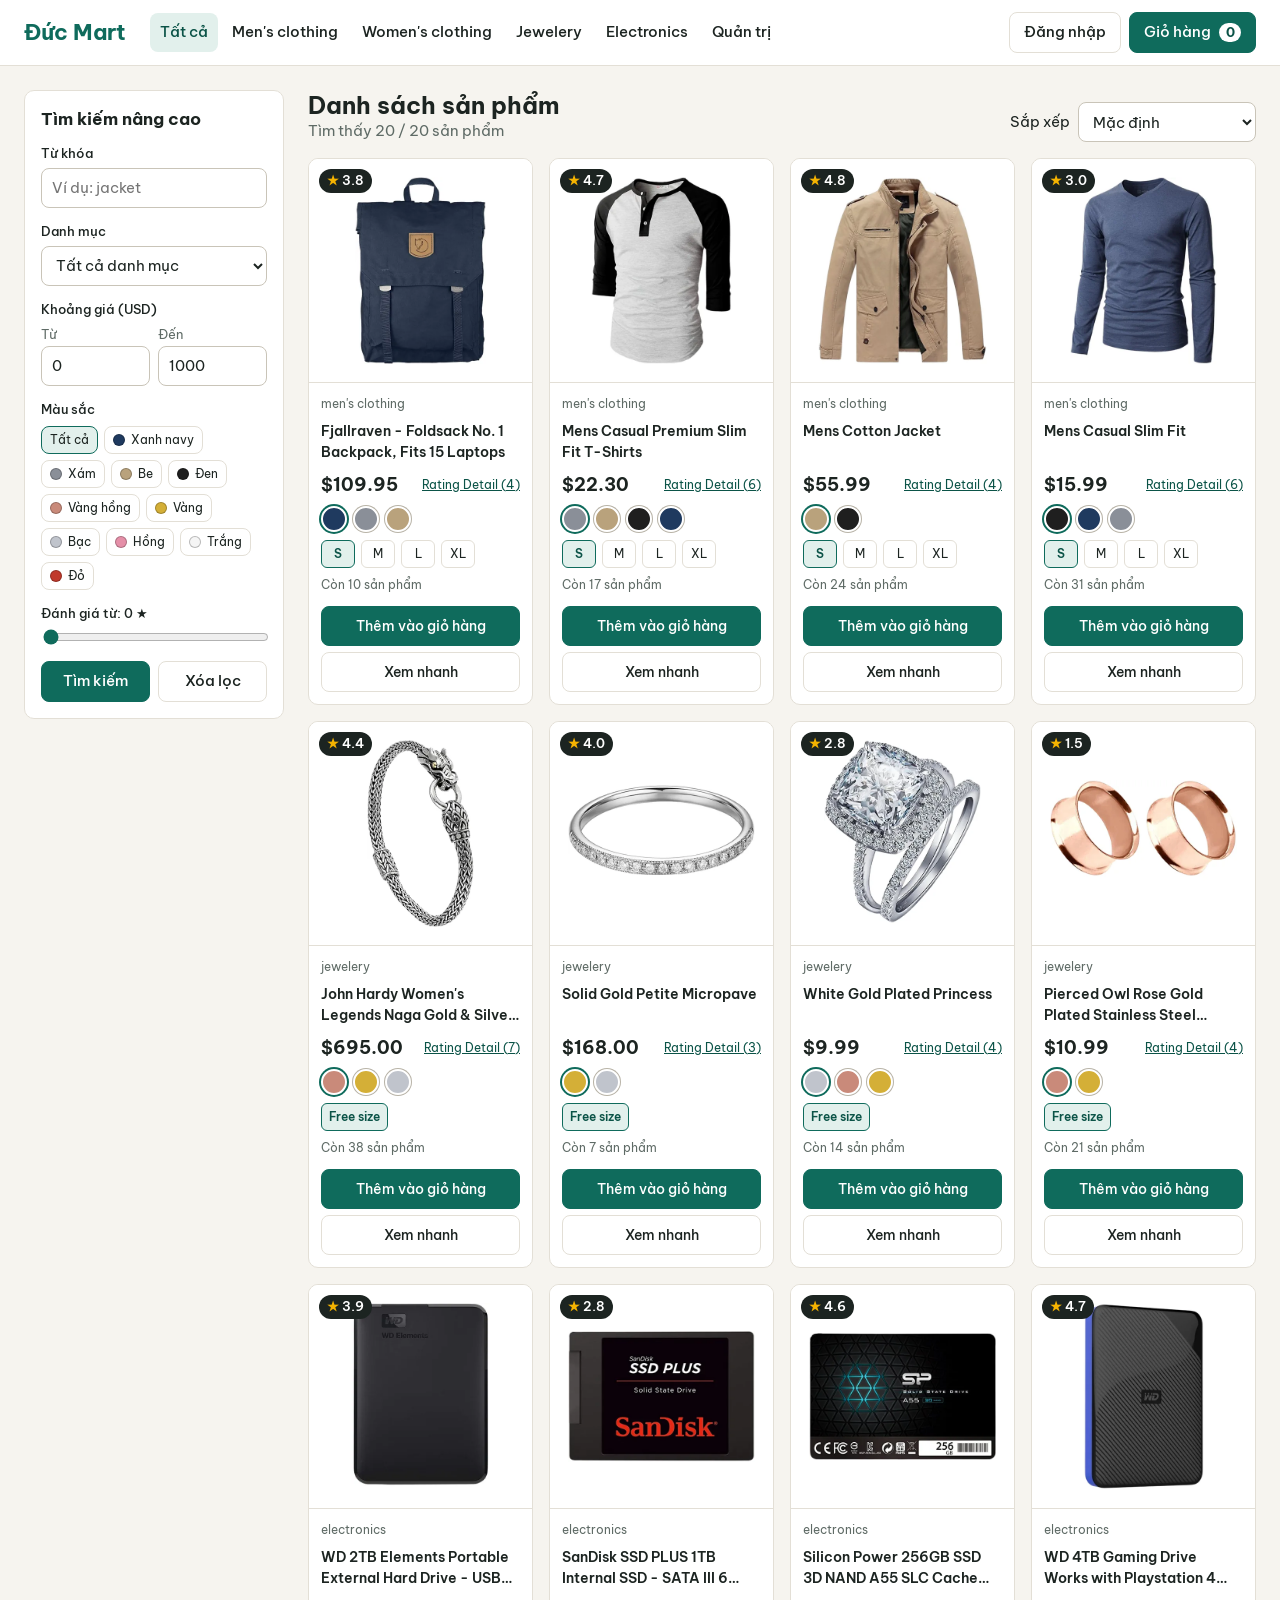
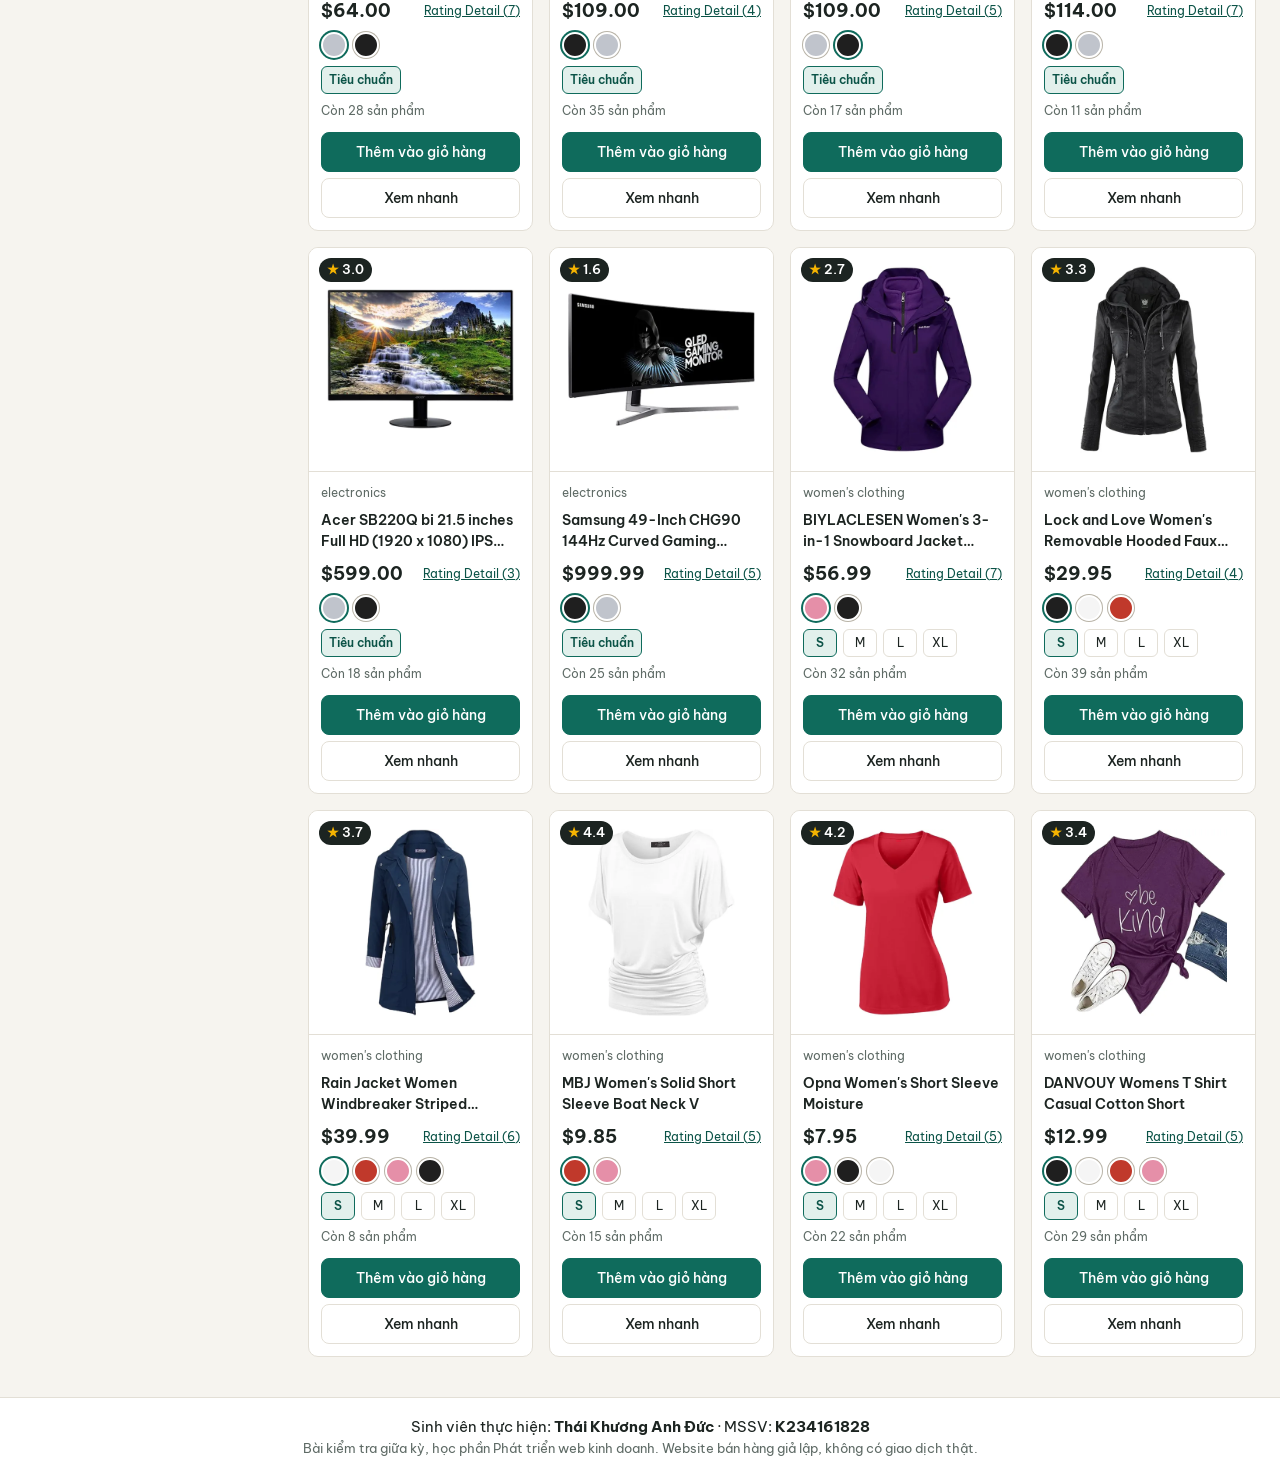
<file: index.html>
<!doctype html>
<html lang="vi">
<head>
  <meta charset="utf-8">
  <meta name="viewport" content="width=device-width, initial-scale=1">
  <title>Đức Mart | Cửa hàng trực tuyến</title>
  <meta name="description" content="Website bán hàng giả lập, bài kiểm tra giữa kỳ học phần Phát triển web kinh doanh.">
  <link rel="icon" href="images/favicon.svg" type="image/svg+xml">
  <link rel="stylesheet" href="css/fonts.css">
  <link rel="stylesheet" href="css/style.css">
</head>
<body>
  <header class="site-header">
    <div class="header-inner">
      <a class="brand" href="index.html">Đức Mart</a>

      <nav class="main-nav" id="mainNav" aria-label="Danh mục chính">
        <a href="#products" class="is-active" data-category="all">Tất cả</a>
        <a href="#products" data-category="men's clothing">Men's clothing</a>
        <a href="#products" data-category="women's clothing">Women's clothing</a>
        <a href="#products" data-category="jewelery">Jewelery</a>
        <a href="#products" data-category="electronics">Electronics</a>
        <a href="admin.html">Quản trị</a>
      </nav>

      <div class="header-tools">
        <div class="account" id="accountBox">
          <button type="button" class="btn btn-ghost" id="loginOpenBtn">Đăng nhập</button>
        </div>
        <div class="cart-wrap" id="cartWrap">
          <button type="button" class="btn btn-primary cart-toggle" id="cartToggle" aria-expanded="false" aria-controls="miniCart">
            Giỏ hàng <span class="cart-count" id="cartCount">0</span>
          </button>
          <!-- Câu 6: Mini-cart dùng position: absolute và z-index để hiển thị đè lên màn hình -->
          <div class="mini-cart" id="miniCart" hidden></div>
        </div>
      </div>
    </div>
  </header>

  <main class="shop-layout">
    <!-- Câu 2: form tìm kiếm nâng cao đặt trong thẻ aside -->
    <aside class="filter-panel" aria-labelledby="filterTitle">
      <button type="button" class="btn filter-toggle" id="filterToggle" aria-expanded="false" aria-controls="searchForm">Bộ lọc tìm kiếm</button>
      <form id="searchForm" class="search-form">
        <h2 id="filterTitle">Tìm kiếm nâng cao</h2>

        <div class="field">
          <label for="keyword">Từ khóa</label>
          <input type="search" id="keyword" name="keyword" placeholder="Ví dụ: jacket" minlength="2" maxlength="50"
            pattern="[A-Za-z0-9À-ỹ\s'&amp;.,\-]+" title="Từ 2 đến 50 ký tự, gồm chữ, số và dấu ' &amp; . , -" autocomplete="off">
        </div>

        <div class="field">
          <label for="category">Danh mục</label>
          <select id="category" name="category" required>
            <option value="all">Tất cả danh mục</option>
            <option value="men's clothing">Men's clothing</option>
            <option value="women's clothing">Women's clothing</option>
            <option value="jewelery">Jewelery</option>
            <option value="electronics">Electronics</option>
          </select>
        </div>

        <fieldset class="field">
          <legend>Khoảng giá (USD)</legend>
          <div class="price-range">
            <div>
              <label for="priceMin">Từ</label>
              <input type="number" id="priceMin" name="priceMin" value="0" min="0" max="1000" step="0.01" required>
            </div>
            <div>
              <label for="priceMax">Đến</label>
              <input type="number" id="priceMax" name="priceMax" value="1000" min="0" max="1000" step="0.01" required>
            </div>
          </div>
        </fieldset>

        <fieldset class="field">
          <legend>Màu sắc</legend>
          <div class="color-options" id="colorOptions">
            <label class="color-option"><input type="radio" name="color" value="all" required checked><span>Tất cả</span></label>
          </div>
        </fieldset>

        <div class="field">
          <label for="minRating">Đánh giá từ: <output id="minRatingOutput" for="minRating">0</output> ★</label>
          <input type="range" id="minRating" name="minRating" min="0" max="5" step="0.5" value="0" required>
        </div>

        <div class="form-actions">
          <button type="submit" class="btn btn-primary">Tìm kiếm</button>
          <button type="reset" class="btn">Xóa lọc</button>
        </div>
      </form>
    </aside>

    <section class="products-section" id="products" aria-labelledby="productsTitle">
      <div class="products-toolbar">
        <div>
          <h1 id="productsTitle">Danh sách sản phẩm</h1>
          <p class="result-count" id="resultCount" role="status">Đang tải sản phẩm...</p>
        </div>
        <div class="sort-box">
          <label for="sortSelect">Sắp xếp</label>
          <select id="sortSelect">
            <option value="default">Mặc định</option>
            <option value="price-asc">Giá tăng dần</option>
            <option value="price-desc">Giá giảm dần</option>
            <option value="rating-desc">Đánh giá cao nhất</option>
          </select>
        </div>
      </div>
      <!-- Câu 4: chỉ gắn một Event Listener duy nhất trên phần tử này -->
      <div class="product-grid" id="productGrid" aria-busy="true"></div>
    </section>
  </main>

  <footer class="site-footer">
    <p>Sinh viên thực hiện: <strong>Thái Khương Anh Đức</strong> · MSSV: <strong>K234161828</strong></p>
    <p class="footer-note">Bài kiểm tra giữa kỳ, học phần Phát triển web kinh doanh. Website bán hàng giả lập, không có giao dịch thật.</p>
  </footer>

  <dialog class="modal" id="quickViewDialog" aria-labelledby="quickViewTitle"></dialog>
  <dialog class="modal" id="ratingDialog" aria-labelledby="ratingTitle"></dialog>

  <dialog class="modal modal-sm" id="loginDialog" aria-labelledby="loginTitle">
    <form id="customerLoginForm" class="stack-form" novalidate>
      <div class="modal-head">
        <h2 id="loginTitle">Đăng nhập khách hàng</h2>
        <button type="button" class="icon-btn" data-close aria-label="Đóng">×</button>
      </div>
      <p class="hint">Đăng nhập để tự điền thông tin giao hàng. Tài khoản mẫu: <code>khach1</code> / <code>Khach@123</code></p>
      <div class="field">
        <label for="custUsername">Tên đăng nhập</label>
        <input type="text" id="custUsername" name="username" autocomplete="username">
      </div>
      <div class="field">
        <label for="custPassword">Mật khẩu</label>
        <input type="password" id="custPassword" name="password" autocomplete="current-password">
      </div>
      <p class="form-error" id="custLoginError" role="alert"></p>
      <button type="submit" class="btn btn-primary btn-block">Đăng nhập</button>
    </form>
  </dialog>

  <dialog class="modal" id="checkoutDialog" aria-labelledby="checkoutTitle">
    <div id="checkoutFormView">
      <div class="modal-head">
        <h2 id="checkoutTitle">Thanh toán đơn hàng</h2>
        <button type="button" class="icon-btn" data-close aria-label="Đóng">×</button>
      </div>
      <div class="checkout-layout">
        <!-- Câu 7: tắt validation mặc định để dùng Regex tự định nghĩa -->
        <form id="checkoutForm" class="stack-form" novalidate>
          <div class="field">
            <label for="shipName">Họ và tên người nhận</label>
            <input type="text" id="shipName" name="fullName" autocomplete="name" aria-describedby="shipNameMsg">
            <small class="field-msg" id="shipNameMsg"></small>
          </div>
          <div class="field">
            <label for="shipPhone">Số điện thoại</label>
            <input type="tel" id="shipPhone" name="phone" placeholder="0912345678" autocomplete="tel" aria-describedby="shipPhoneMsg">
            <small class="field-msg" id="shipPhoneMsg"></small>
          </div>
          <div class="field">
            <label for="shipEmail">Email</label>
            <input type="email" id="shipEmail" name="email" placeholder="ban@example.com" autocomplete="email" aria-describedby="shipEmailMsg">
            <small class="field-msg" id="shipEmailMsg"></small>
          </div>
          <div class="field">
            <label for="shipAddress">Địa chỉ giao hàng</label>
            <textarea id="shipAddress" name="address" rows="2" autocomplete="street-address" aria-describedby="shipAddressMsg"></textarea>
            <small class="field-msg" id="shipAddressMsg"></small>
          </div>
          <div class="field">
            <label for="payMethod">Phương thức thanh toán</label>
            <select id="payMethod" name="paymentMethod">
              <option value="COD">Thanh toán khi nhận hàng (COD)</option>
              <option value="BANK">Chuyển khoản ngân hàng</option>
              <option value="EWALLET">Ví điện tử</option>
            </select>
          </div>
          <button type="submit" class="btn btn-primary btn-block" id="payBtn">Xác nhận thanh toán</button>
          <p class="form-error" id="payError" role="alert"></p>
        </form>
        <section class="order-summary" aria-label="Tóm tắt đơn hàng" id="orderSummary"></section>
      </div>
    </div>
    <div id="checkoutSuccessView" class="checkout-success" hidden></div>
  </dialog>

  <div class="toast" id="toast" role="status" aria-live="polite" hidden></div>

  <script type="module" src="js/shop.js"></script>
</body>
</html>
</file>
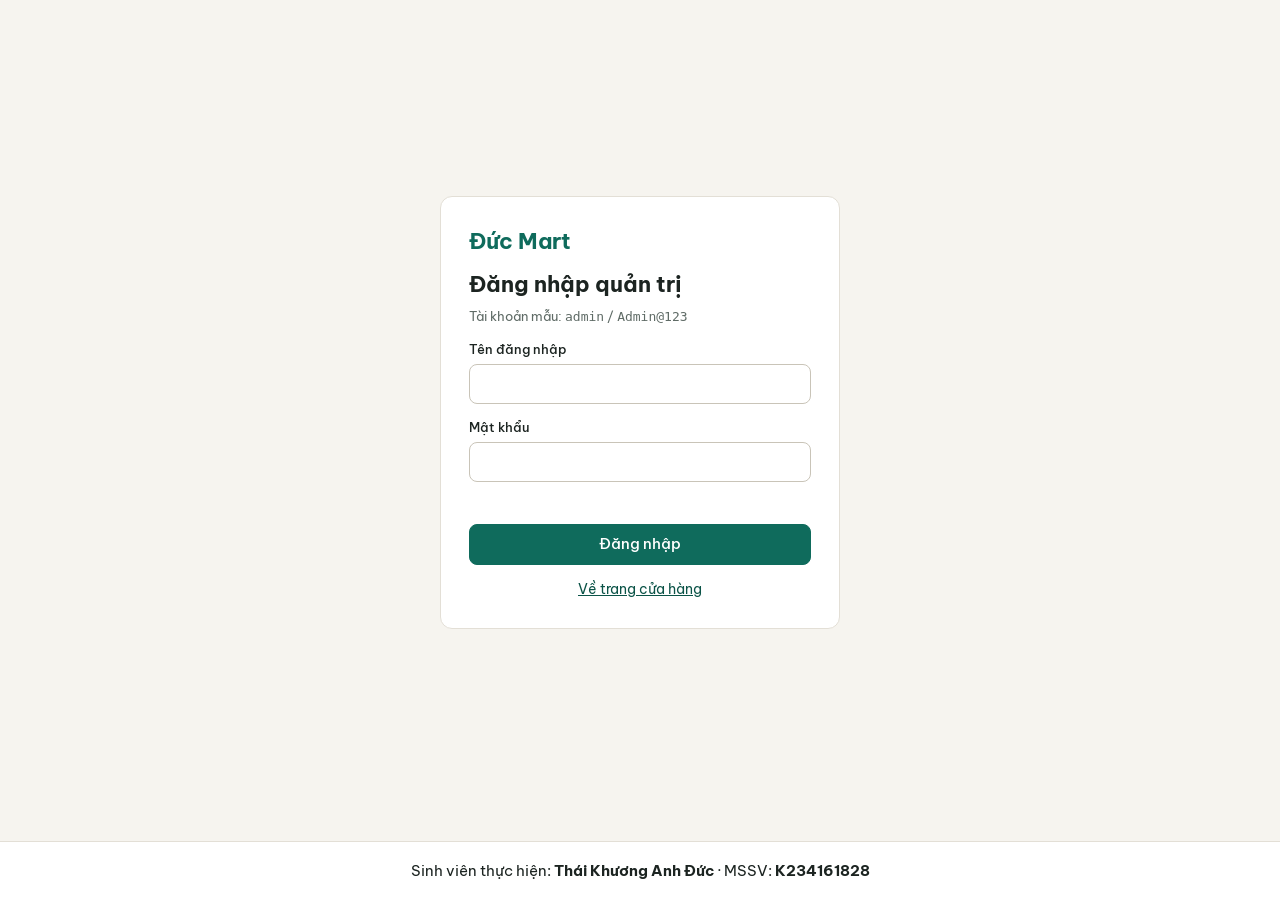
<file: admin.html>
<!doctype html>
<html lang="vi">
<head>
  <meta charset="utf-8">
  <meta name="viewport" content="width=device-width, initial-scale=1">
  <title>Quản trị | Đức Mart</title>
  <link rel="icon" href="images/favicon.svg" type="image/svg+xml">
  <link rel="stylesheet" href="css/fonts.css">
  <link rel="stylesheet" href="css/style.css">
  <link rel="stylesheet" href="css/admin.css">
</head>
<body class="admin-page">
  <main class="login-screen" id="loginScreen">
    <form class="login-card" id="adminLoginForm" novalidate>
      <a class="brand" href="index.html">Đức Mart</a>
      <h1>Đăng nhập quản trị</h1>
      <p class="hint">Tài khoản mẫu: <code>admin</code> / <code>Admin@123</code></p>
      <div class="field">
        <label for="adminUsername">Tên đăng nhập</label>
        <input type="text" id="adminUsername" name="username" autocomplete="username">
      </div>
      <div class="field">
        <label for="adminPassword">Mật khẩu</label>
        <input type="password" id="adminPassword" name="password" autocomplete="current-password">
      </div>
      <p class="form-error" id="adminLoginError" role="alert"></p>
      <button type="submit" class="btn btn-primary btn-block">Đăng nhập</button>
      <a class="back-link" href="index.html">Về trang cửa hàng</a>
    </form>
  </main>

  <div class="admin-shell" id="adminShell" hidden>
    <header class="admin-header">
      <a class="brand" href="index.html">Đức Mart</a>
      <nav class="admin-nav" id="adminNav" aria-label="Menu quản trị">
        <button type="button" class="is-active" data-view="overview">Tổng quan</button>
        <button type="button" data-view="orders">Đơn hàng</button>
        <button type="button" data-view="products">Sản phẩm đã bán</button>
      </nav>
      <div class="admin-user">
        <span id="adminUserName"></span>
        <button type="button" class="btn" id="adminLogoutBtn">Đăng xuất</button>
      </div>
    </header>

    <main class="admin-main">
      <section id="view-overview" aria-labelledby="overviewTitle">
        <h1 id="overviewTitle">Tổng quan bán hàng</h1>
        <p class="result-count">Doanh thu và số sản phẩm đã bán không tính đơn đã hủy.</p>
        <div class="kpi-grid" id="kpiGrid"></div>
        <div class="status-row" id="statusRow"></div>
        <div class="chart-grid">
          <article class="panel">
            <h2>Doanh thu theo tháng (USD)</h2>
            <div class="chart" id="revenueChart"></div>
            <div class="chart-tooltip" id="chartTooltip" hidden></div>
            <details class="chart-table">
              <summary>Xem dạng bảng</summary>
              <div id="revenueTable"></div>
            </details>
          </article>
          <article class="panel">
            <h2>Top 5 sản phẩm bán chạy (số lượng)</h2>
            <div id="topProducts"></div>
          </article>
        </div>
      </section>

      <section id="view-orders" aria-labelledby="ordersTitle" hidden>
        <h1 id="ordersTitle">Quản lý đơn hàng</h1>
        <form class="filter-row" id="orderFilterForm">
          <div class="field">
            <label for="orderKeyword">Tìm mã đơn hoặc khách hàng</label>
            <input type="search" id="orderKeyword" name="keyword" placeholder="Ví dụ: HD0005">
          </div>
          <div class="field">
            <label for="orderStatusFilter">Trạng thái</label>
            <select id="orderStatusFilter" name="status">
              <option value="all">Tất cả trạng thái</option>
              <option value="processing">Đang xử lý</option>
              <option value="shipping">Đang giao</option>
              <option value="completed">Hoàn thành</option>
              <option value="cancelled">Đã hủy</option>
            </select>
          </div>
          <div class="field">
            <label for="orderMonth">Tháng</label>
            <select id="orderMonth" name="month"><option value="all">Tất cả các tháng</option></select>
          </div>
        </form>
        <p class="result-count" id="orderCount" role="status"></p>
        <div class="panel table-scroll">
          <table class="data-table" id="ordersTable">
            <thead>
              <tr>
                <th>Mã đơn</th><th>Ngày tạo</th><th>Khách hàng</th><th>Nhân viên</th>
                <th class="num">Số SP</th><th class="num">Tổng tiền</th><th>Trạng thái</th><th></th>
              </tr>
            </thead>
            <tbody id="ordersBody"></tbody>
          </table>
        </div>
      </section>

      <section id="view-products" aria-labelledby="productsStatsTitle" hidden>
        <h1 id="productsStatsTitle">Thống kê sản phẩm đã bán</h1>
        <p class="result-count">Sắp xếp theo số lượng bán. Tồn kho từ 5 trở xuống được đánh dấu cần nhập thêm.</p>
        <div class="panel table-scroll">
          <table class="data-table">
            <thead>
              <tr>
                <th>SKU</th><th>Sản phẩm</th><th>Danh mục</th><th class="num">Giá</th>
                <th class="num">Đã bán</th><th class="num">Doanh thu</th><th class="num">Tồn kho</th>
              </tr>
            </thead>
            <tbody id="productStatsBody"></tbody>
          </table>
        </div>
      </section>
    </main>
  </div>

  <dialog class="modal" id="orderDialog" aria-labelledby="orderDialogTitle"></dialog>

  <footer class="site-footer">
    <p>Sinh viên thực hiện: <strong>Thái Khương Anh Đức</strong> · MSSV: <strong>K234161828</strong></p>
  </footer>

  <script type="module" src="js/admin.js"></script>
</body>
</html>
</file>
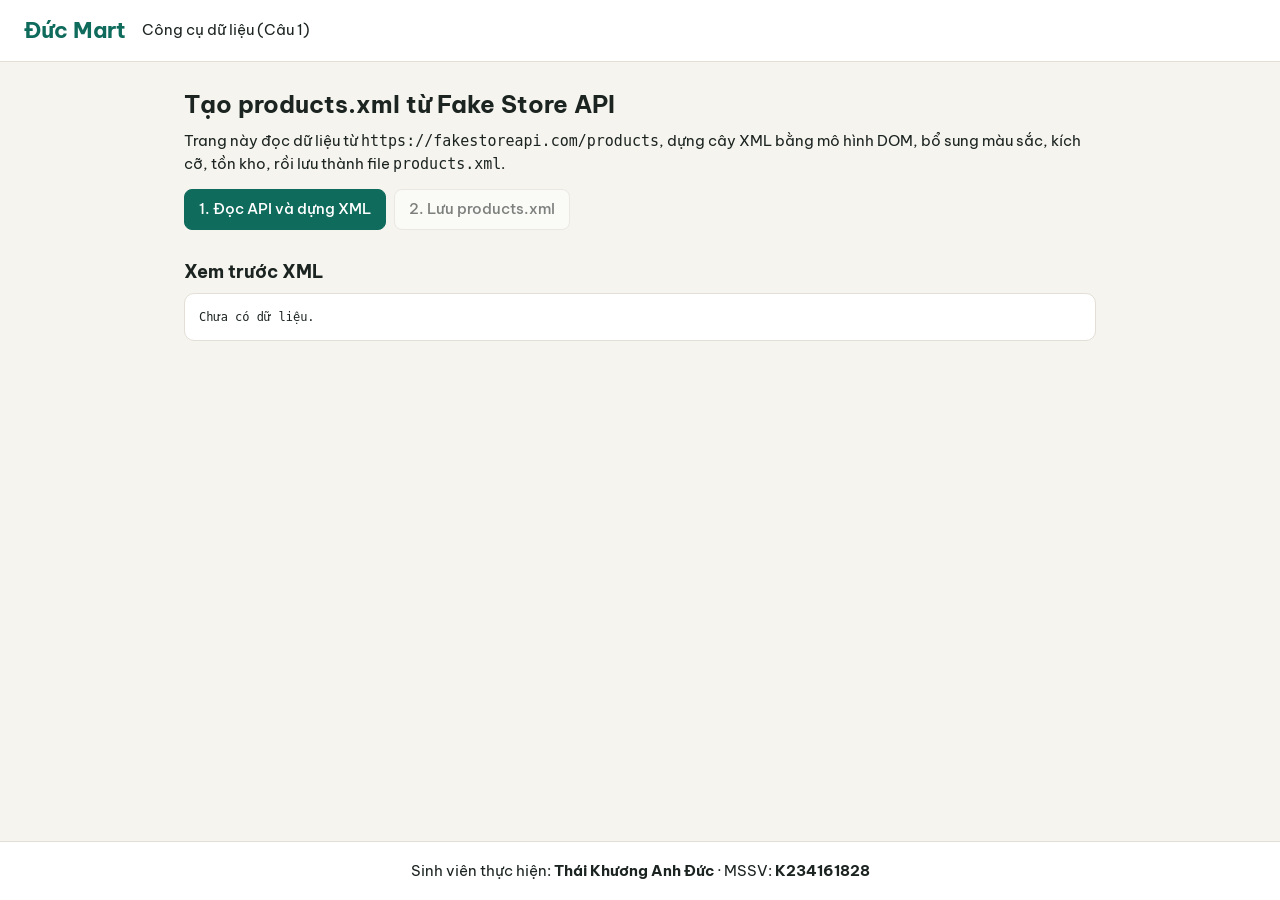
<file: tools/build-products.html>
<!doctype html>
<html lang="vi">
<head>
  <meta charset="utf-8">
  <meta name="viewport" content="width=device-width, initial-scale=1">
  <title>Tạo products.xml | Đức Mart</title>
  <link rel="icon" href="../images/favicon.svg" type="image/svg+xml">
  <link rel="stylesheet" href="../css/fonts.css">
  <link rel="stylesheet" href="../css/style.css">
</head>
<body class="tool-page">
  <header class="tool-header">
    <a class="brand" href="../index.html">Đức Mart</a>
    <span>Công cụ dữ liệu (Câu 1)</span>
  </header>

  <main class="tool-main">
    <section>
      <h1>Tạo products.xml từ Fake Store API</h1>
      <p>Trang này đọc dữ liệu từ <code>https://fakestoreapi.com/products</code>, dựng cây XML bằng mô hình DOM,
        bổ sung màu sắc, kích cỡ, tồn kho, rồi lưu thành file <code>products.xml</code>.</p>
      <div class="tool-actions">
        <button type="button" class="btn btn-primary" id="fetchBtn">1. Đọc API và dựng XML</button>
        <button type="button" class="btn" id="saveBtn" disabled>2. Lưu products.xml</button>
      </div>
      <p id="toolStatus" role="status"></p>
    </section>

    <section>
      <h2>Xem trước XML</h2>
      <pre id="xmlPreview" class="xml-preview" tabindex="0">Chưa có dữ liệu.</pre>
    </section>
  </main>

  <footer class="site-footer">
    <p>Sinh viên thực hiện: <strong>Thái Khương Anh Đức</strong> · MSSV: <strong>K234161828</strong></p>
  </footer>

  <script type="module" src="../js/build-products.js"></script>
</body>
</html>
</file>
<file: css/fonts.css>
/* Font Be Vietnam Pro (SIL Open Font License), lưu cùng website để trang không bị chặn hiển thị khi mạng chậm */
@font-face {
  font-family: 'Be Vietnam Pro';
  font-style: normal;
  font-weight: 400;
  font-display: swap;
  src: url(../fonts/be-vietnam-pro-400-vietnamese.woff2) format('woff2');
  unicode-range: U+0102-0103, U+0110-0111, U+0128-0129, U+0168-0169, U+01A0-01A1, U+01AF-01B0, U+0300-0301, U+0303-0304, U+0308-0309, U+0323, U+0329, U+1EA0-1EF9, U+20AB;
}
@font-face {
  font-family: 'Be Vietnam Pro';
  font-style: normal;
  font-weight: 400;
  font-display: swap;
  src: url(../fonts/be-vietnam-pro-400-latin-ext.woff2) format('woff2');
  unicode-range: U+0100-02BA, U+02BD-02C5, U+02C7-02CC, U+02CE-02D7, U+02DD-02FF, U+0304, U+0308, U+0329, U+1D00-1DBF, U+1E00-1E9F, U+1EF2-1EFF, U+2020, U+20A0-20AB, U+20AD-20C4, U+2113, U+2C60-2C7F, U+A720-A7FF;
}
@font-face {
  font-family: 'Be Vietnam Pro';
  font-style: normal;
  font-weight: 400;
  font-display: swap;
  src: url(../fonts/be-vietnam-pro-400-latin.woff2) format('woff2');
  unicode-range: U+0000-00FF, U+0131, U+0152-0153, U+02BB-02BC, U+02C6, U+02DA, U+02DC, U+0304, U+0308, U+0329, U+2000-206F, U+20AC, U+2122, U+2191, U+2193, U+2212, U+2215, U+FEFF, U+FFFD;
}
@font-face {
  font-family: 'Be Vietnam Pro';
  font-style: normal;
  font-weight: 500;
  font-display: swap;
  src: url(../fonts/be-vietnam-pro-500-vietnamese.woff2) format('woff2');
  unicode-range: U+0102-0103, U+0110-0111, U+0128-0129, U+0168-0169, U+01A0-01A1, U+01AF-01B0, U+0300-0301, U+0303-0304, U+0308-0309, U+0323, U+0329, U+1EA0-1EF9, U+20AB;
}
@font-face {
  font-family: 'Be Vietnam Pro';
  font-style: normal;
  font-weight: 500;
  font-display: swap;
  src: url(../fonts/be-vietnam-pro-500-latin-ext.woff2) format('woff2');
  unicode-range: U+0100-02BA, U+02BD-02C5, U+02C7-02CC, U+02CE-02D7, U+02DD-02FF, U+0304, U+0308, U+0329, U+1D00-1DBF, U+1E00-1E9F, U+1EF2-1EFF, U+2020, U+20A0-20AB, U+20AD-20C4, U+2113, U+2C60-2C7F, U+A720-A7FF;
}
@font-face {
  font-family: 'Be Vietnam Pro';
  font-style: normal;
  font-weight: 500;
  font-display: swap;
  src: url(../fonts/be-vietnam-pro-500-latin.woff2) format('woff2');
  unicode-range: U+0000-00FF, U+0131, U+0152-0153, U+02BB-02BC, U+02C6, U+02DA, U+02DC, U+0304, U+0308, U+0329, U+2000-206F, U+20AC, U+2122, U+2191, U+2193, U+2212, U+2215, U+FEFF, U+FFFD;
}
@font-face {
  font-family: 'Be Vietnam Pro';
  font-style: normal;
  font-weight: 600;
  font-display: swap;
  src: url(../fonts/be-vietnam-pro-600-vietnamese.woff2) format('woff2');
  unicode-range: U+0102-0103, U+0110-0111, U+0128-0129, U+0168-0169, U+01A0-01A1, U+01AF-01B0, U+0300-0301, U+0303-0304, U+0308-0309, U+0323, U+0329, U+1EA0-1EF9, U+20AB;
}
@font-face {
  font-family: 'Be Vietnam Pro';
  font-style: normal;
  font-weight: 600;
  font-display: swap;
  src: url(../fonts/be-vietnam-pro-600-latin-ext.woff2) format('woff2');
  unicode-range: U+0100-02BA, U+02BD-02C5, U+02C7-02CC, U+02CE-02D7, U+02DD-02FF, U+0304, U+0308, U+0329, U+1D00-1DBF, U+1E00-1E9F, U+1EF2-1EFF, U+2020, U+20A0-20AB, U+20AD-20C4, U+2113, U+2C60-2C7F, U+A720-A7FF;
}
@font-face {
  font-family: 'Be Vietnam Pro';
  font-style: normal;
  font-weight: 600;
  font-display: swap;
  src: url(../fonts/be-vietnam-pro-600-latin.woff2) format('woff2');
  unicode-range: U+0000-00FF, U+0131, U+0152-0153, U+02BB-02BC, U+02C6, U+02DA, U+02DC, U+0304, U+0308, U+0329, U+2000-206F, U+20AC, U+2122, U+2191, U+2193, U+2212, U+2215, U+FEFF, U+FFFD;
}
@font-face {
  font-family: 'Be Vietnam Pro';
  font-style: normal;
  font-weight: 700;
  font-display: swap;
  src: url(../fonts/be-vietnam-pro-700-vietnamese.woff2) format('woff2');
  unicode-range: U+0102-0103, U+0110-0111, U+0128-0129, U+0168-0169, U+01A0-01A1, U+01AF-01B0, U+0300-0301, U+0303-0304, U+0308-0309, U+0323, U+0329, U+1EA0-1EF9, U+20AB;
}
@font-face {
  font-family: 'Be Vietnam Pro';
  font-style: normal;
  font-weight: 700;
  font-display: swap;
  src: url(../fonts/be-vietnam-pro-700-latin-ext.woff2) format('woff2');
  unicode-range: U+0100-02BA, U+02BD-02C5, U+02C7-02CC, U+02CE-02D7, U+02DD-02FF, U+0304, U+0308, U+0329, U+1D00-1DBF, U+1E00-1E9F, U+1EF2-1EFF, U+2020, U+20A0-20AB, U+20AD-20C4, U+2113, U+2C60-2C7F, U+A720-A7FF;
}
@font-face {
  font-family: 'Be Vietnam Pro';
  font-style: normal;
  font-weight: 700;
  font-display: swap;
  src: url(../fonts/be-vietnam-pro-700-latin.woff2) format('woff2');
  unicode-range: U+0000-00FF, U+0131, U+0152-0153, U+02BB-02BC, U+02C6, U+02DA, U+02DC, U+0304, U+0308, U+0329, U+2000-206F, U+20AC, U+2122, U+2191, U+2193, U+2212, U+2215, U+FEFF, U+FFFD;
}
</file>
<file: css/style.css>
/* Biến dùng chung cho toàn bộ giao diện */
:root {
  --paper: #f6f4ef;
  --surface: #ffffff;
  --ink: #1c2421;
  --muted: #5f6b66;
  --line: #e3dfd6;
  --accent: #0f6b5c;
  --accent-dark: #0b5347;
  --accent-soft: #e2f0ec;
  --danger: #b42318;
  --danger-soft: #fdecea;
  --star: #f5b301;
  --radius: 10px;
  --shadow: 0 12px 32px rgba(28, 36, 33, 0.18);
}

* { box-sizing: border-box; }

html { scroll-padding-top: 90px; }

body {
  margin: 0;
  min-height: 100vh;
  display: flex;
  flex-direction: column;
  background: var(--paper);
  color: var(--ink);
  font-family: "Be Vietnam Pro", "Segoe UI", Arial, sans-serif;
  font-size: 15px;
  line-height: 1.5;
}

h1, h2, h3, p { margin: 0; }
img { max-width: 100%; display: block; }
button, input, select, textarea { font: inherit; color: inherit; }
[hidden] { display: none !important; }

:focus-visible { outline: 2px solid var(--accent); outline-offset: 2px; }

/* Nút bấm */
.btn {
  display: inline-flex;
  align-items: center;
  justify-content: center;
  gap: 8px;
  min-height: 40px;
  padding: 8px 14px;
  border: 1px solid var(--line);
  border-radius: 8px;
  background: var(--surface);
  font-weight: 500;
  cursor: pointer;
  transition: background 0.15s, border-color 0.15s;
}
.btn:hover { border-color: var(--accent); }
.btn:disabled { opacity: 0.55; cursor: not-allowed; }
.btn-primary { background: var(--accent); border-color: var(--accent); color: #fff; }
.btn-primary:hover { background: var(--accent-dark); border-color: var(--accent-dark); }
.btn-ghost { background: transparent; }
.btn-block { width: 100%; }
.icon-btn {
  width: 36px;
  height: 36px;
  border: 0;
  border-radius: 8px;
  background: transparent;
  font-size: 22px;
  line-height: 1;
  cursor: pointer;
}
.icon-btn:hover { background: var(--paper); }

/* Header và menu */
.site-header {
  position: sticky;
  top: 0;
  z-index: 100;
  background: var(--surface);
  border-bottom: 1px solid var(--line);
}
.header-inner {
  display: flex;
  align-items: center;
  gap: 24px;
  max-width: 1320px;
  margin: 0 auto;
  padding: 12px 24px;
}
.brand {
  font-size: 22px;
  font-weight: 700;
  color: var(--accent);
  text-decoration: none;
  white-space: nowrap;
}
.main-nav {
  display: flex;
  flex: 1;
  gap: 4px;
  min-width: 0;
  overflow-x: auto;
  scrollbar-width: none;
}
.main-nav::-webkit-scrollbar { display: none; }
.main-nav a {
  padding: 8px 10px;
  border-radius: 8px;
  color: var(--ink);
  font-weight: 500;
  text-decoration: none;
  white-space: nowrap;
}
.main-nav a:hover { background: var(--paper); }
.main-nav a.is-active { background: var(--accent-soft); color: var(--accent-dark); }
.header-tools { display: flex; align-items: center; gap: 8px; }
.account { display: flex; align-items: center; gap: 8px; white-space: nowrap; }
.account-name { font-weight: 500; }

.cart-wrap { position: relative; }
.cart-toggle { white-space: nowrap; }
.cart-count {
  min-width: 22px;
  padding: 0 6px;
  border-radius: 11px;
  background: #fff;
  color: var(--accent-dark);
  font-size: 13px;
  font-weight: 700;
  text-align: center;
}

/* Câu 6: Mini-cart nổi trên nội dung trang */
.mini-cart {
  position: absolute;
  top: calc(100% + 10px);
  right: 0;
  z-index: 1000;
  width: min(480px, calc(100vw - 32px));
  max-height: calc(100vh - 110px);
  overflow-y: auto;
  padding: 16px;
  border: 1px solid var(--line);
  border-radius: var(--radius);
  background: var(--surface);
  box-shadow: var(--shadow);
}
.mini-cart-head { display: flex; align-items: center; justify-content: space-between; margin-bottom: 8px; }
.mini-cart-head h2 { font-size: 17px; }
.mini-cart-table { width: 100%; border-collapse: collapse; font-size: 14px; }
.mini-cart-table th {
  padding: 6px 4px;
  border-bottom: 1px solid var(--line);
  color: var(--muted);
  font-size: 12px;
  font-weight: 500;
  text-align: left;
}
.mini-cart-table td { padding: 10px 4px; border-bottom: 1px solid var(--line); vertical-align: top; }
.mini-cart-table .num { text-align: right; white-space: nowrap; }
.mini-cart-item { display: flex; gap: 8px; }
.mini-cart-item img { width: 44px; height: 44px; flex: none; object-fit: contain; }
.mini-cart-title {
  display: -webkit-box;
  overflow: hidden;
  font-weight: 500;
  -webkit-box-orient: vertical;
  -webkit-line-clamp: 2;
}
.mini-cart-variant { color: var(--muted); font-size: 12px; }
.qty-stepper { display: inline-flex; align-items: center; gap: 2px; }
.qty-stepper button {
  width: 26px;
  height: 26px;
  border: 1px solid var(--line);
  border-radius: 6px;
  background: var(--surface);
  cursor: pointer;
}
.qty-stepper button:disabled { opacity: 0.45; cursor: not-allowed; }
.qty-stepper span { min-width: 24px; text-align: center; }
.link-btn {
  padding: 0;
  border: 0;
  background: none;
  color: var(--danger);
  font-size: 12px;
  cursor: pointer;
  text-decoration: underline;
}
.mini-cart-total { display: flex; justify-content: space-between; margin: 14px 0; font-size: 16px; }
.mini-cart-total strong { font-size: 19px; }
.empty-cart { padding: 22px 0; color: var(--muted); text-align: center; }

/* Bố cục trang cửa hàng */
.shop-layout {
  display: grid;
  grid-template-columns: 260px minmax(0, 1fr);
  flex: 1;
  align-items: start;
  gap: 24px;
  width: 100%;
  max-width: 1320px;
  margin: 0 auto;
  padding: 24px;
}

/* Form tìm kiếm nâng cao */
.filter-panel {
  position: sticky;
  top: 86px;
  padding: 16px;
  border: 1px solid var(--line);
  border-radius: var(--radius);
  background: var(--surface);
}
.filter-toggle { display: none; width: 100%; }
.search-form h2 { margin-bottom: 12px; font-size: 17px; }
.field { display: flex; flex-direction: column; gap: 4px; min-width: 0; margin: 0 0 14px; padding: 0; border: 0; }
.field label, .field legend { padding: 0; font-size: 13px; font-weight: 500; }
.field input:not([type="radio"], [type="range"]), .field select, .field textarea, .sort-box select {
  width: 100%;
  min-height: 40px;
  padding: 8px 10px;
  border: 1px solid #c9c4b8;
  border-radius: 8px;
  background: #fff;
}
.field input[type="range"] { width: 100%; accent-color: var(--accent); }
.price-range { display: grid; grid-template-columns: 1fr 1fr; gap: 8px; margin-top: 4px; }
.price-range label { color: var(--muted); font-weight: 400; }
.color-options { display: flex; flex-wrap: wrap; gap: 6px; margin-top: 6px; }
.field .color-option {
  display: inline-flex;
  align-items: center;
  gap: 6px;
  padding: 4px 8px;
  border: 1px solid var(--line);
  border-radius: 8px;
  font-size: 12px;
  font-weight: 400;
  cursor: pointer;
}
/* Câu 2: tô đỏ ô nhập sai sau khi người dùng đã thao tác */
.search-form input:user-invalid { border-color: var(--danger); background: var(--danger-soft); }
.color-option:has(input:checked) { border-color: var(--accent); background: var(--accent-soft); }
.color-option input { position: absolute; opacity: 0; pointer-events: none; }
.color-option:has(input:focus-visible) { outline: 2px solid var(--accent); outline-offset: 2px; }
.color-dot { width: 12px; height: 12px; border: 1px solid rgba(0, 0, 0, 0.25); border-radius: 50%; background: var(--swatch); }
.form-actions { display: grid; grid-template-columns: 1fr 1fr; gap: 8px; }

/* Thanh công cụ danh sách */
.products-toolbar {
  display: flex;
  align-items: flex-end;
  justify-content: space-between;
  gap: 16px;
  margin-bottom: 16px;
}
.products-toolbar h1 { font-size: 24px; line-height: 1.25; }
.result-count { color: var(--muted); }
.sort-box { display: flex; align-items: center; gap: 8px; white-space: nowrap; }
.sort-box select { width: auto; }

/* Câu 3: lưới sản phẩm, 4 cột trên Desktop */
.product-grid { display: grid; grid-template-columns: repeat(4, minmax(0, 1fr)); gap: 16px; }

.product-card {
  display: flex;
  flex-direction: column;
  min-width: 0;
  overflow: hidden;
  border: 1px solid var(--line);
  border-radius: var(--radius);
  background: var(--surface);
}
.card-media { position: relative; aspect-ratio: 1 / 1; background: #fff; }
.card-media img { position: absolute; inset: 18px; width: calc(100% - 36px); height: calc(100% - 36px); object-fit: contain; }

/* Câu 5: thẻ span điểm trung bình đặt đè lên ảnh */
.rating-badge {
  position: absolute;
  top: 10px;
  left: 10px;
  padding: 2px 8px;
  border-radius: 12px;
  background: var(--ink);
  color: #fff;
  font-size: 13px;
  font-weight: 600;
}
.rating-badge::first-letter { color: var(--star); }

.card-body { display: flex; flex: 1; flex-direction: column; gap: 8px; padding: 12px; border-top: 1px solid var(--line); }
.card-category { color: var(--muted); font-size: 12px; }
.card-title {
  display: -webkit-box;
  min-height: 42px;
  overflow: hidden;
  font-size: 14px;
  font-weight: 600;
  line-height: 21px;
  -webkit-box-orient: vertical;
  -webkit-line-clamp: 2;
}
.card-meta { display: flex; align-items: center; justify-content: space-between; gap: 8px; }
.card-price { font-size: 18px; font-weight: 700; }
.rating-link {
  padding: 0;
  border: 0;
  background: none;
  color: var(--accent-dark);
  font-size: 12px;
  text-align: right;
  text-decoration: underline;
  cursor: pointer;
}
.option-row { display: flex; flex-wrap: wrap; gap: 6px; }
.swatch {
  width: 26px;
  height: 26px;
  padding: 0;
  border: 2px solid #fff;
  border-radius: 50%;
  background: var(--swatch);
  box-shadow: 0 0 0 1px #b8b3a7;
  cursor: pointer;
}
.swatch.is-active { box-shadow: 0 0 0 2px var(--accent); }
.size-chip {
  min-width: 34px;
  min-height: 28px;
  padding: 2px 7px;
  border: 1px solid var(--line);
  border-radius: 6px;
  background: var(--surface);
  font-size: 12px;
  cursor: pointer;
}
.size-chip.is-active { border-color: var(--accent); background: var(--accent-soft); color: var(--accent-dark); font-weight: 600; }
.stock-note { color: var(--muted); font-size: 12px; }
.stock-note.is-out { color: var(--danger); font-weight: 500; }
.card-actions { display: grid; gap: 6px; margin-top: auto; padding-top: 4px; }
.card-actions .btn { width: 100%; padding: 6px 8px; font-size: 14px; }

/* Câu 3: hiệu ứng Skeleton Loading bằng CSS3 Animation */
.skeleton-card { pointer-events: none; }
.skeleton-block {
  border-radius: 6px;
  background: linear-gradient(90deg, #ebe8e0 25%, #f7f5f0 50%, #ebe8e0 75%);
  background-size: 200% 100%;
  animation: skeleton-shimmer 1.3s ease-in-out infinite;
}
.skeleton-media { aspect-ratio: 1 / 1; border-radius: 0; }
.skeleton-line { height: 12px; }
.skeleton-line.short { width: 45%; }
.skeleton-line.medium { width: 75%; }
.skeleton-button { height: 36px; margin-top: auto; }

@keyframes skeleton-shimmer {
  from { background-position: 200% 0; }
  to { background-position: -200% 0; }
}

.empty-state, .load-error {
  grid-column: 1 / -1;
  padding: 48px 16px;
  border: 1px dashed #c9c4b8;
  border-radius: var(--radius);
  text-align: center;
}
.empty-state p, .load-error p { margin-bottom: 12px; }

/* Hộp thoại */
.modal {
  width: min(860px, calc(100vw - 32px));
  max-height: calc(100vh - 48px);
  padding: 20px;
  border: 0;
  border-radius: 12px;
  color: var(--ink);
  box-shadow: var(--shadow);
}
.modal-sm { width: min(420px, calc(100vw - 32px)); }
.modal::backdrop { background: rgba(28, 36, 33, 0.5); }
.modal-head { display: flex; align-items: flex-start; justify-content: space-between; gap: 12px; margin-bottom: 12px; }
.modal-head h2 { font-size: 20px; line-height: 1.35; }
.hint { margin-bottom: 14px; color: var(--muted); font-size: 13px; }
.stack-form { display: flex; flex-direction: column; }
.form-error { min-height: 20px; margin-bottom: 8px; color: var(--danger); font-size: 13px; }

.quick-view { display: grid; grid-template-columns: minmax(0, 300px) minmax(0, 1fr); gap: 20px; }
.quick-view-media { display: flex; align-items: center; justify-content: center; }
.quick-view-media img { max-height: 340px; object-fit: contain; }
.quick-view-info { display: flex; flex-direction: column; gap: 10px; }
.quick-view-desc { color: var(--muted); font-size: 14px; }
.option-label { margin-bottom: 4px; font-size: 13px; font-weight: 500; }
.variant-trace {
  padding: 6px 8px;
  border-radius: 6px;
  background: var(--paper);
  font-family: Consolas, "Courier New", monospace;
  font-size: 12px;
  overflow-wrap: anywhere;
}

.rating-summary { display: flex; align-items: center; gap: 12px; margin-bottom: 12px; }
.rating-score { font-size: 34px; font-weight: 700; line-height: 1; }
.stars { color: #b98500; letter-spacing: 1px; white-space: nowrap; }
.table-scroll { overflow-x: auto; }
.data-table { width: 100%; border-collapse: collapse; font-size: 14px; }
.data-table th {
  padding: 8px;
  background: var(--paper);
  color: var(--muted);
  font-size: 12px;
  font-weight: 600;
  text-align: left;
  white-space: nowrap;
}
.data-table td { padding: 8px; border-top: 1px solid var(--line); vertical-align: top; }
.data-table .num { text-align: right; white-space: nowrap; }

/* Câu 7: thông báo kiểm tra dữ liệu ngay trên từng ô nhập */
.field input.is-invalid, .field textarea.is-invalid { border-color: var(--danger); background: var(--danger-soft); }
.field input.is-valid, .field textarea.is-valid { border-color: var(--accent); }
.field-msg { min-height: 18px; font-size: 12px; }
.field-msg.error { color: var(--danger); }
.field-msg.ok { color: var(--accent-dark); }

.checkout-layout { display: grid; grid-template-columns: minmax(0, 1fr) minmax(0, 320px); align-items: start; gap: 20px; }
.checkout-layout .field { margin-bottom: 8px; }
.order-summary { padding: 14px; border-radius: var(--radius); background: var(--paper); }
.order-summary h3 { margin-bottom: 8px; font-size: 15px; }
.summary-line { display: flex; justify-content: space-between; gap: 12px; padding: 6px 0; border-bottom: 1px solid var(--line); font-size: 13px; }
.summary-line small { display: block; color: var(--muted); }
.summary-total { display: flex; justify-content: space-between; padding-top: 10px; font-size: 17px; font-weight: 700; }
.checkout-success { padding: 28px 8px; text-align: center; }
.checkout-success h2 { margin-bottom: 8px; color: var(--accent-dark); }
.checkout-success p { margin-bottom: 8px; }
.checkout-success .btn { margin-top: 12px; }

.toast {
  position: fixed;
  left: 50%;
  bottom: 24px;
  z-index: 2000;
  max-width: calc(100vw - 32px);
  padding: 10px 16px;
  border-radius: 8px;
  background: var(--ink);
  color: #fff;
  font-size: 14px;
  transform: translateX(-50%);
}

/* Footer */
.site-footer {
  margin-top: 16px;
  padding: 18px 24px;
  border-top: 1px solid var(--line);
  background: var(--surface);
  text-align: center;
}
.footer-note { color: var(--muted); font-size: 13px; }

/* Trang công cụ tạo XML */
.tool-header { display: flex; align-items: center; gap: 16px; padding: 14px 24px; border-bottom: 1px solid var(--line); background: var(--surface); }
.tool-main { display: grid; grid-template-columns: minmax(0, 1fr); flex: 1; align-content: start; gap: 20px; width: 100%; max-width: 960px; margin: 0 auto; padding: 24px; }
.tool-main h1 { margin-bottom: 8px; font-size: 24px; }
.tool-main h2 { margin-bottom: 8px; font-size: 18px; }
.tool-actions { display: flex; flex-wrap: wrap; gap: 8px; margin: 14px 0 8px; }
.xml-preview {
  max-height: 460px;
  margin: 0;
  overflow: auto;
  padding: 14px;
  border: 1px solid var(--line);
  border-radius: var(--radius);
  background: var(--surface);
  font-size: 12px;
}

/* Câu 3: Tablet hiển thị 2 cột */
@media (max-width: 1199px) {
  .product-grid { grid-template-columns: repeat(2, minmax(0, 1fr)); }
  .header-inner { flex-wrap: wrap; gap: 8px 16px; }
  .main-nav { flex-basis: 100%; order: 3; }
  .header-tools { margin-left: auto; }
  .filter-panel { top: 118px; }
}

@media (max-width: 899px) {
  .shop-layout { grid-template-columns: minmax(0, 1fr); gap: 16px; padding: 16px; }
  .filter-panel { position: static; padding: 12px; }
  .filter-toggle { display: inline-flex; }
  .search-form { display: none; margin-top: 12px; }
  .search-form.is-open { display: block; }
  .header-inner { padding: 10px 16px; }
  .quick-view, .checkout-layout { grid-template-columns: minmax(0, 1fr); }
  .quick-view-media img { max-height: 220px; }
}

/* Câu 3: Mobile hiển thị 1 cột */
@media (max-width: 599px) {
  .product-grid { grid-template-columns: minmax(0, 1fr); }
  .products-toolbar { flex-direction: column; align-items: stretch; }
  .sort-box select { flex: 1; }
  .card-media { aspect-ratio: 4 / 3; }
  .skeleton-media { aspect-ratio: 4 / 3; }
  .account-name { display: none; }
  .header-inner { gap: 8px; }
  .brand { font-size: 20px; }
  .header-tools { gap: 6px; }
  .header-tools .btn { padding: 8px 10px; }
}

@media (prefers-reduced-motion: reduce) {
  .skeleton-block { animation: none; }
}
</file>
<file: css/admin.css>
/* Câu 8: giao diện trang quản trị */
.login-screen { display: grid; flex: 1; place-items: center; padding: 24px 16px; }
.login-card {
  display: flex;
  flex-direction: column;
  width: min(400px, 100%);
  padding: 28px;
  border: 1px solid var(--line);
  border-radius: 12px;
  background: var(--surface);
}
.login-card h1 { margin: 10px 0 6px; font-size: 22px; }
.back-link { margin-top: 14px; color: var(--accent-dark); font-size: 14px; text-align: center; }

.admin-shell { display: flex; flex: 1; flex-direction: column; }
.admin-header {
  position: sticky;
  top: 0;
  z-index: 100;
  display: flex;
  flex-wrap: wrap;
  align-items: center;
  gap: 8px 24px;
  padding: 10px 24px;
  border-bottom: 1px solid var(--line);
  background: var(--surface);
}
.admin-nav { display: flex; flex: 1; gap: 4px; min-width: 0; overflow-x: auto; }
.admin-nav button {
  padding: 8px 12px;
  border: 0;
  border-radius: 8px;
  background: transparent;
  font-weight: 500;
  white-space: nowrap;
  cursor: pointer;
}
.admin-nav button:hover { background: var(--paper); }
.admin-nav button.is-active { background: var(--accent-soft); color: var(--accent-dark); }
.admin-user { display: flex; align-items: center; gap: 10px; font-weight: 500; }

.admin-main { flex: 1; width: 100%; max-width: 1320px; margin: 0 auto; padding: 24px; }
.admin-main h1 { font-size: 24px; line-height: 1.25; }

.kpi-grid { display: grid; grid-template-columns: repeat(4, minmax(0, 1fr)); gap: 16px; margin-top: 16px; }
.kpi-card, .panel { border: 1px solid var(--line); border-radius: var(--radius); background: var(--surface); }
.kpi-card { padding: 16px; }
.kpi-label { color: var(--muted); font-size: 13px; }
.kpi-value { margin-top: 4px; font-size: 28px; font-weight: 700; line-height: 1.2; }

.status-row { display: flex; flex-wrap: wrap; gap: 8px; margin: 16px 0; }

/* Trạng thái luôn có chữ và ký hiệu, không chỉ phân biệt bằng màu */
.status-pill {
  display: inline-flex;
  align-items: center;
  gap: 5px;
  padding: 3px 9px;
  border-radius: 12px;
  font-size: 12px;
  font-weight: 600;
  white-space: nowrap;
}
.status-processing { background: #fff4d6; color: #7a5200; }
.status-shipping { background: #e1edfb; color: #164f91; }
.status-completed { background: var(--accent-soft); color: var(--accent-dark); }
.status-cancelled { background: var(--danger-soft); color: var(--danger); }

.chart-grid { display: grid; grid-template-columns: minmax(0, 3fr) minmax(0, 2fr); gap: 16px; }
.panel { position: relative; padding: 16px; }
.panel h2 { margin-bottom: 12px; font-size: 16px; }
.chart svg { display: block; width: 100%; height: auto; }
.chart .bar { fill: var(--accent); }
.chart .bar-group:hover .bar, .chart .bar-group:focus .bar { fill: var(--accent-dark); }
.chart .bar-group:focus { outline: none; }
.chart .hit { fill: transparent; }
.chart .grid-line { stroke: var(--line); stroke-width: 1; }
.chart text { fill: var(--muted); font-size: 12px; font-family: inherit; }
.chart .peak-label { fill: var(--ink); font-weight: 600; }
.chart-tooltip {
  position: absolute;
  z-index: 5;
  padding: 6px 10px;
  border-radius: 6px;
  background: var(--ink);
  color: #fff;
  font-size: 13px;
  white-space: nowrap;
  transform: translate(-50%, -100%);
  pointer-events: none;
}
.chart-table { margin-top: 10px; font-size: 13px; }
.chart-table summary { color: var(--accent-dark); cursor: pointer; }
.chart-table table { margin-top: 8px; }

.top-row { padding: 8px 0; }
.top-row + .top-row { border-top: 1px solid var(--line); }
.top-row-head { display: flex; justify-content: space-between; gap: 12px; margin-bottom: 6px; font-size: 13px; }
.top-row-title { overflow: hidden; text-overflow: ellipsis; white-space: nowrap; }
.top-row-value { flex: none; font-weight: 600; }
.top-bar { height: 8px; border-radius: 4px; background: var(--accent); }

.filter-row { display: grid; grid-template-columns: minmax(0, 2fr) minmax(0, 1fr) minmax(0, 1fr); gap: 12px; margin-top: 16px; }
.filter-row .field { margin-bottom: 8px; }
#orderCount { margin-bottom: 10px; }
.panel.table-scroll { padding: 0; }
.low-stock { color: var(--danger); font-weight: 600; }

.order-info { display: grid; grid-template-columns: repeat(2, minmax(0, 1fr)); gap: 6px 20px; margin-bottom: 14px; font-size: 14px; }
.order-info .label { color: var(--muted); }
.order-total { display: flex; justify-content: flex-end; gap: 12px; padding: 12px 8px; font-size: 16px; font-weight: 700; }
.order-status-box { display: flex; flex-wrap: wrap; align-items: flex-end; gap: 10px; margin-top: 6px; }
.order-status-box .field { flex: 1; margin: 0; min-width: 180px; }

@media (max-width: 899px) {
  .kpi-grid { grid-template-columns: repeat(2, minmax(0, 1fr)); }
  .chart-grid { grid-template-columns: minmax(0, 1fr); }
  .admin-header { padding: 10px 16px; }
  .admin-nav { flex-basis: 100%; order: 3; }
  .admin-user { margin-left: auto; }
  .admin-main { padding: 16px; }
}

@media (max-width: 599px) {
  .filter-row { grid-template-columns: minmax(0, 1fr); }
  .order-info { grid-template-columns: minmax(0, 1fr); }
  .kpi-value { font-size: 22px; }
}
</file>
